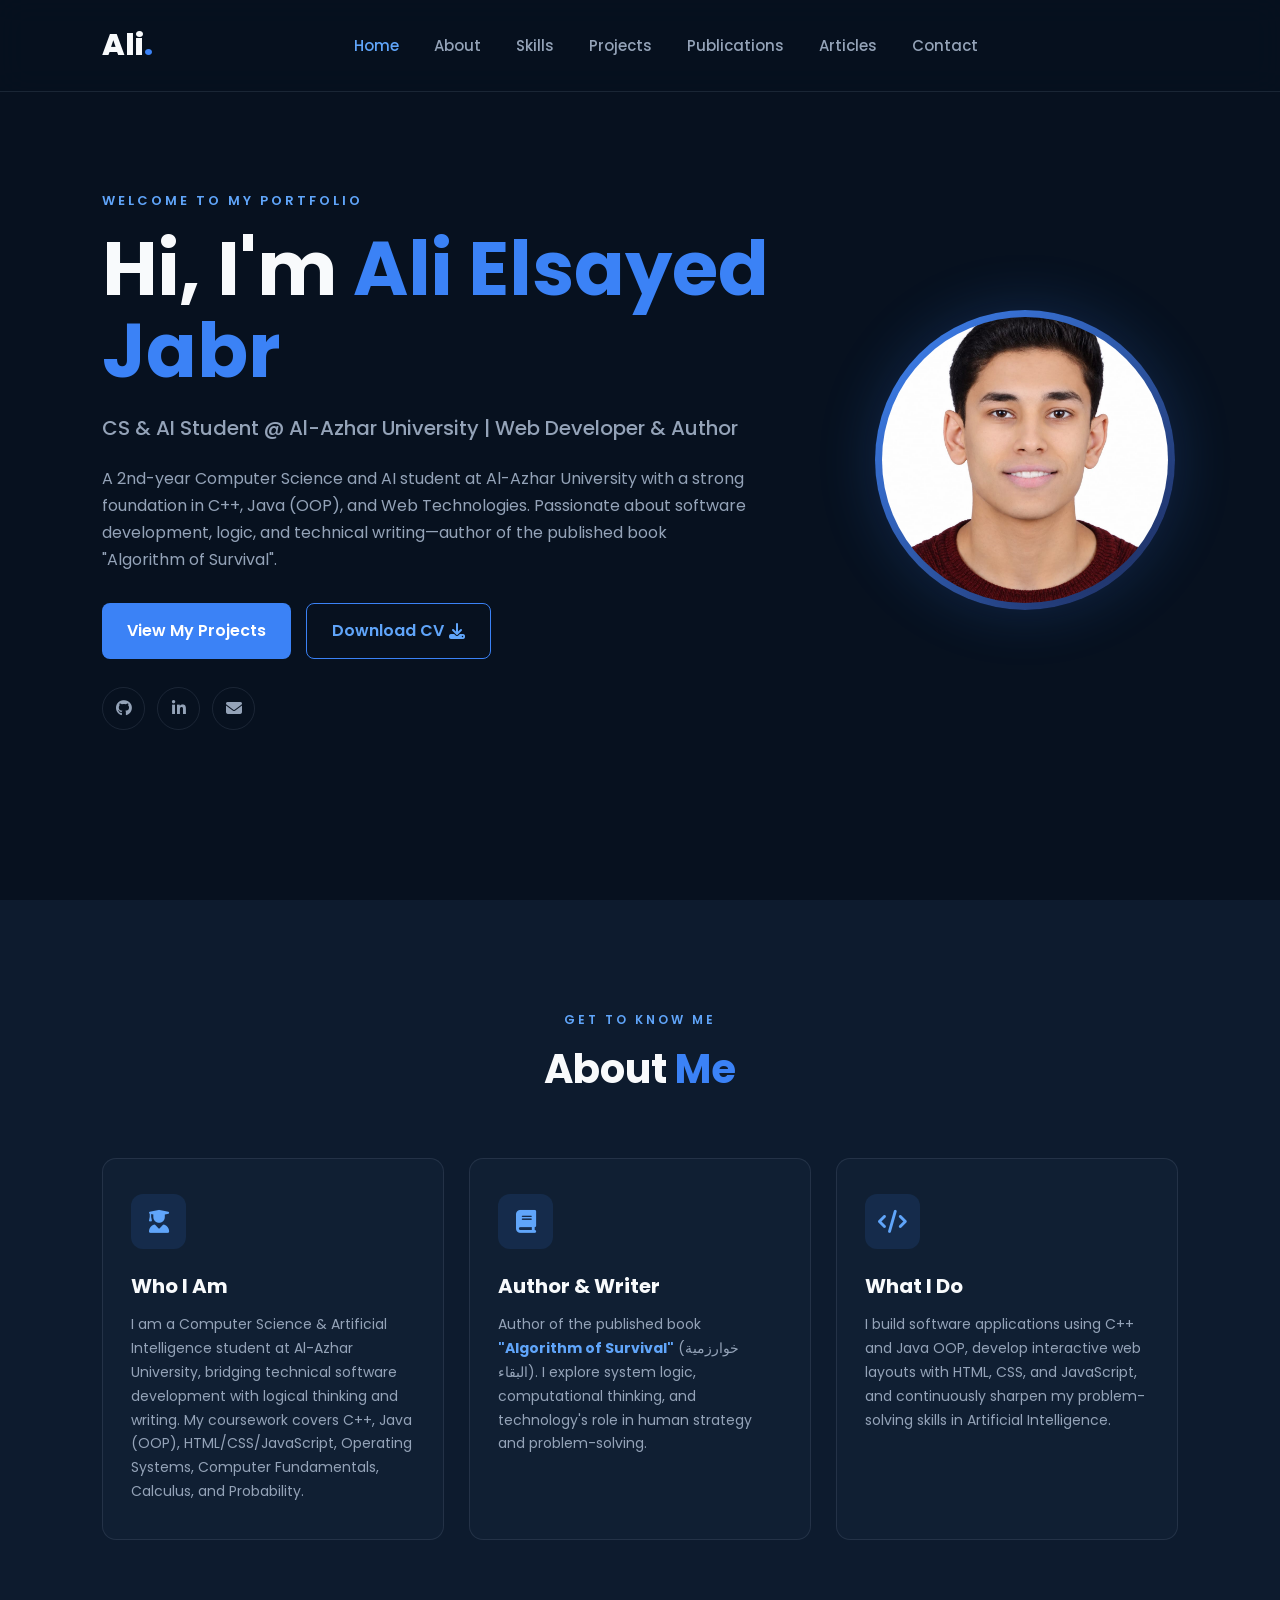
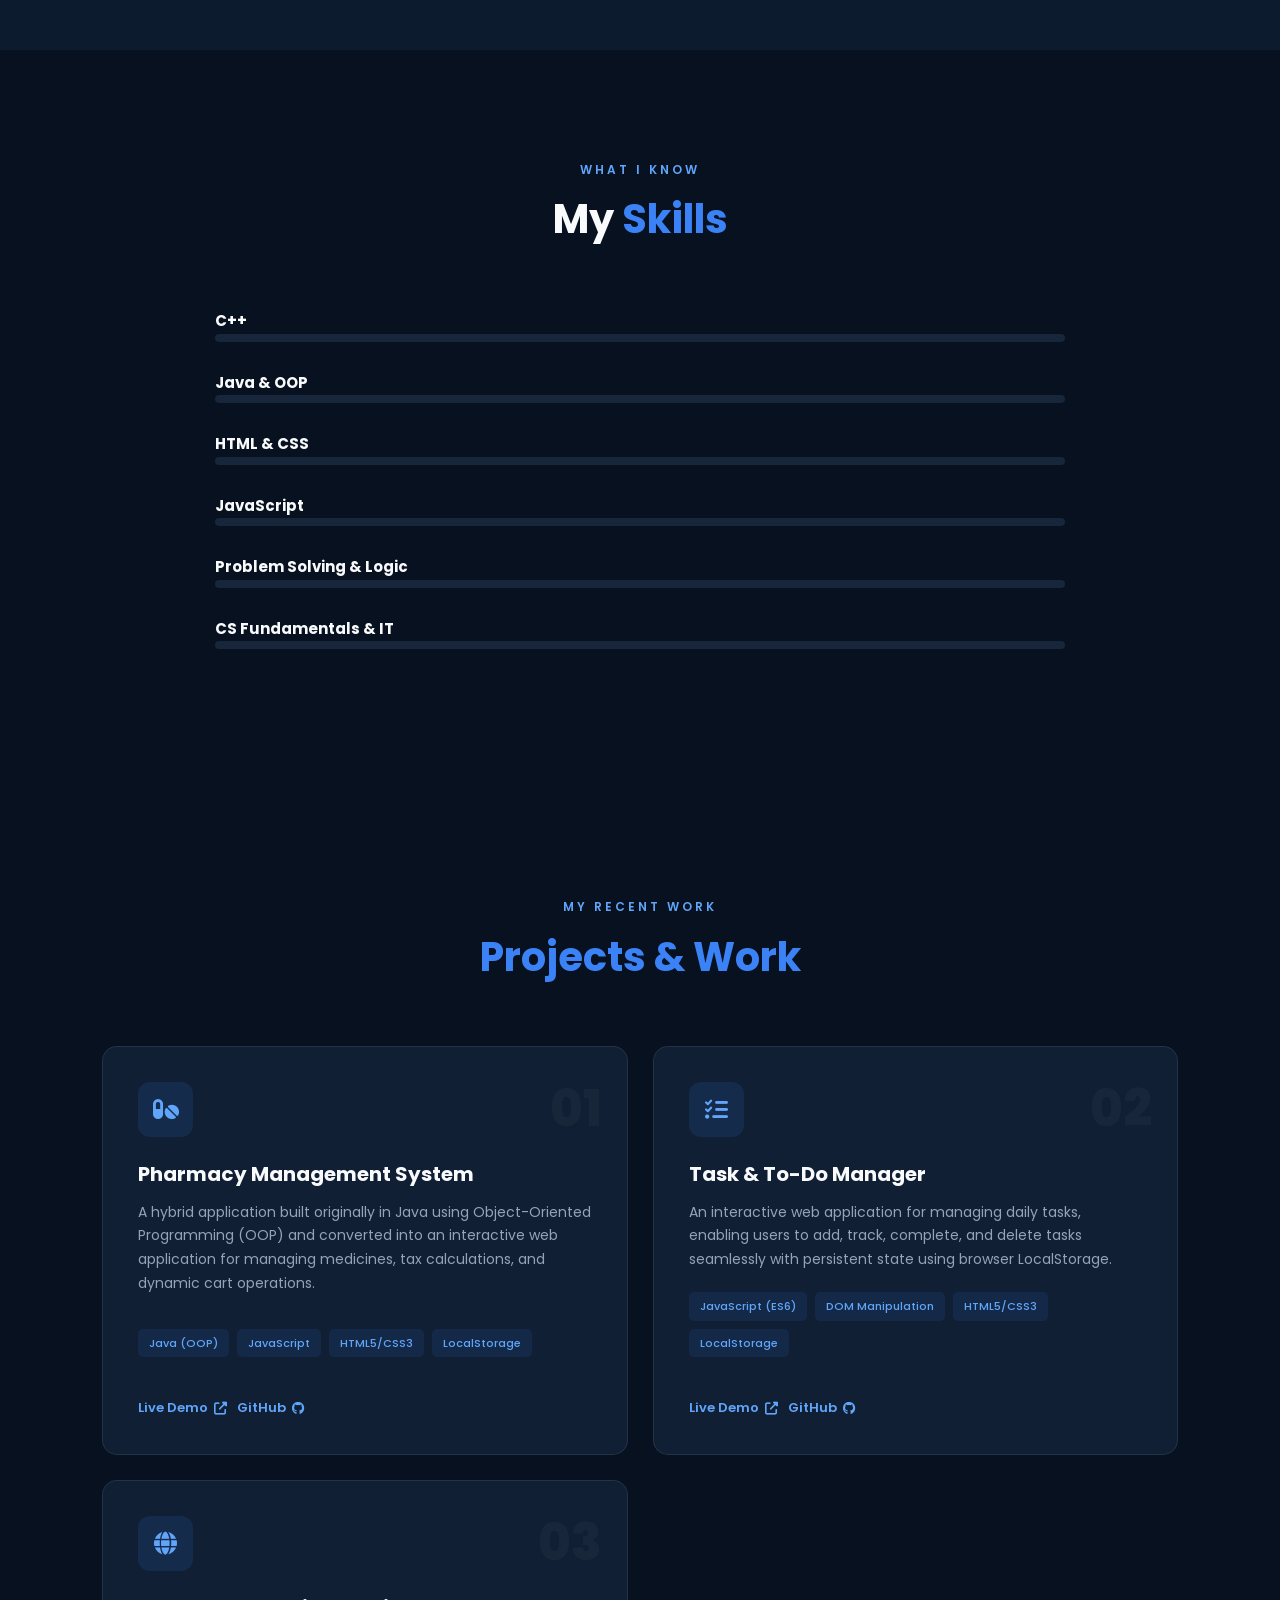
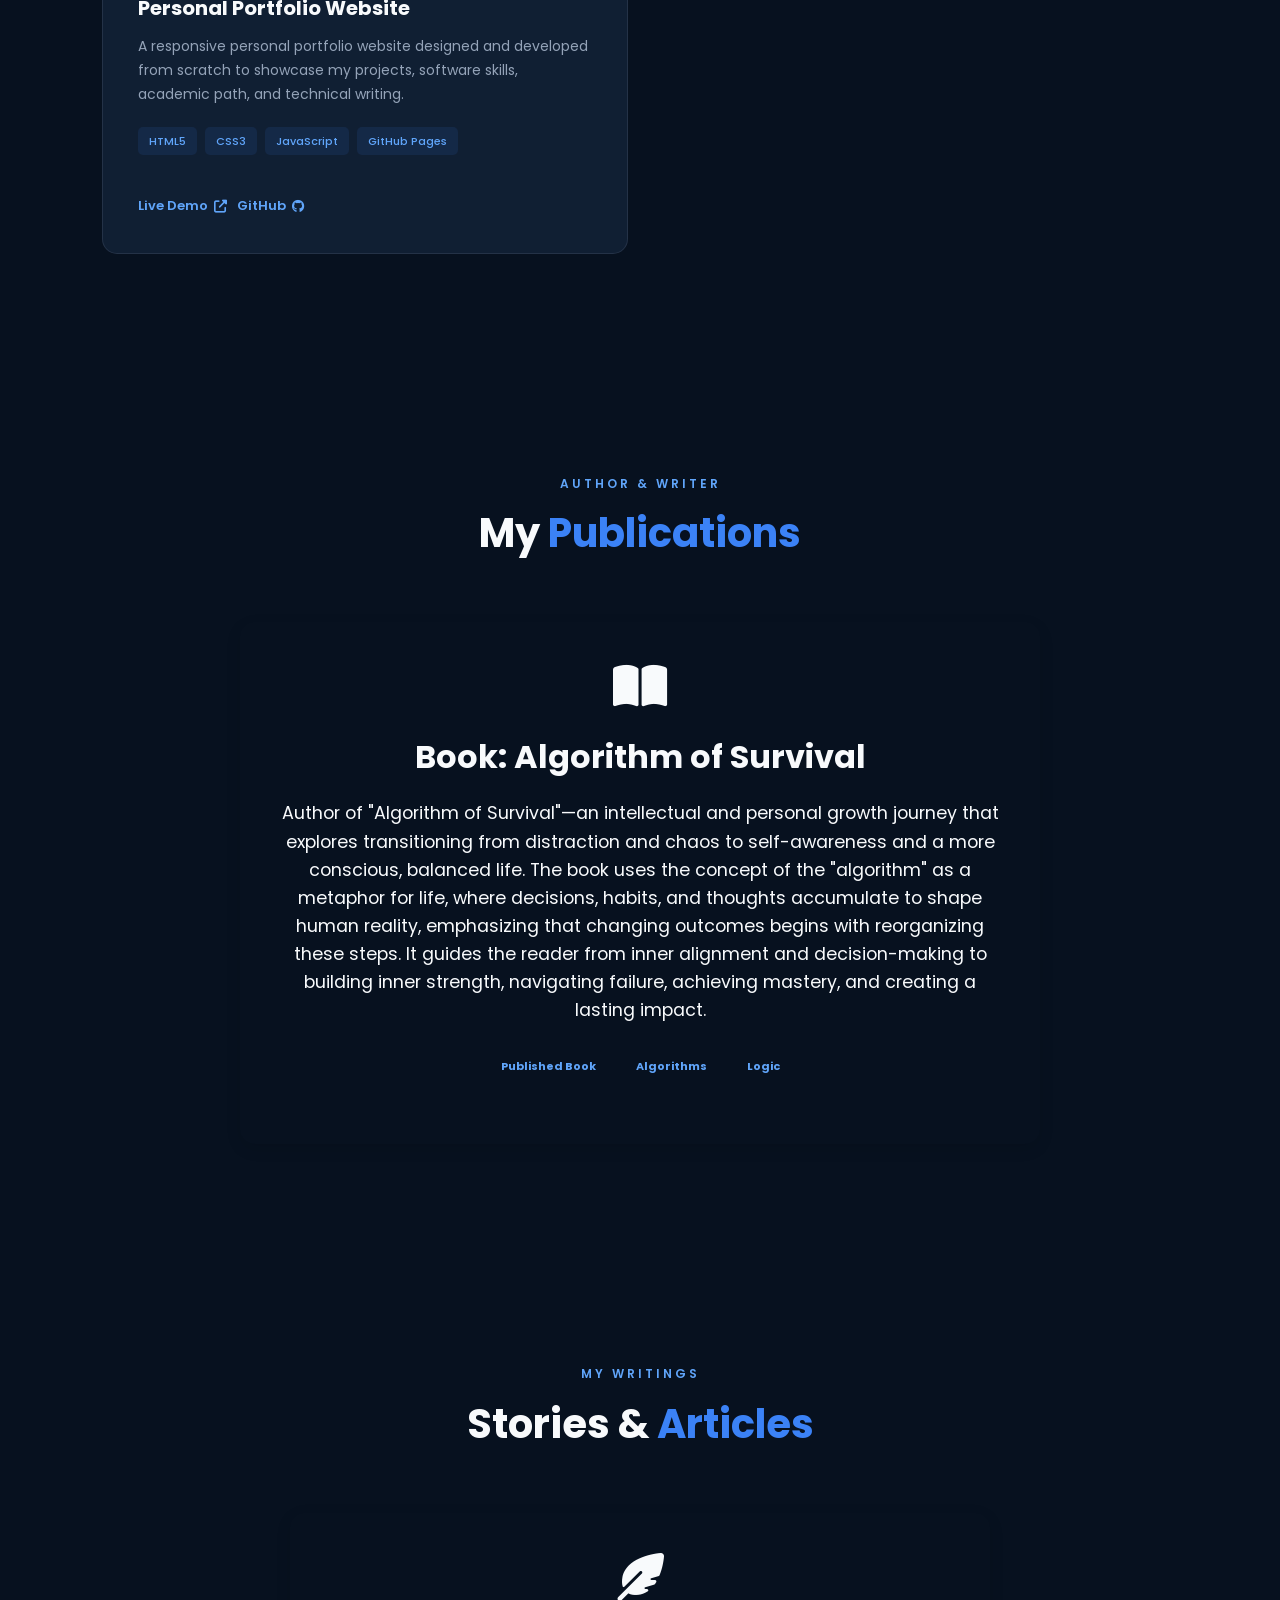
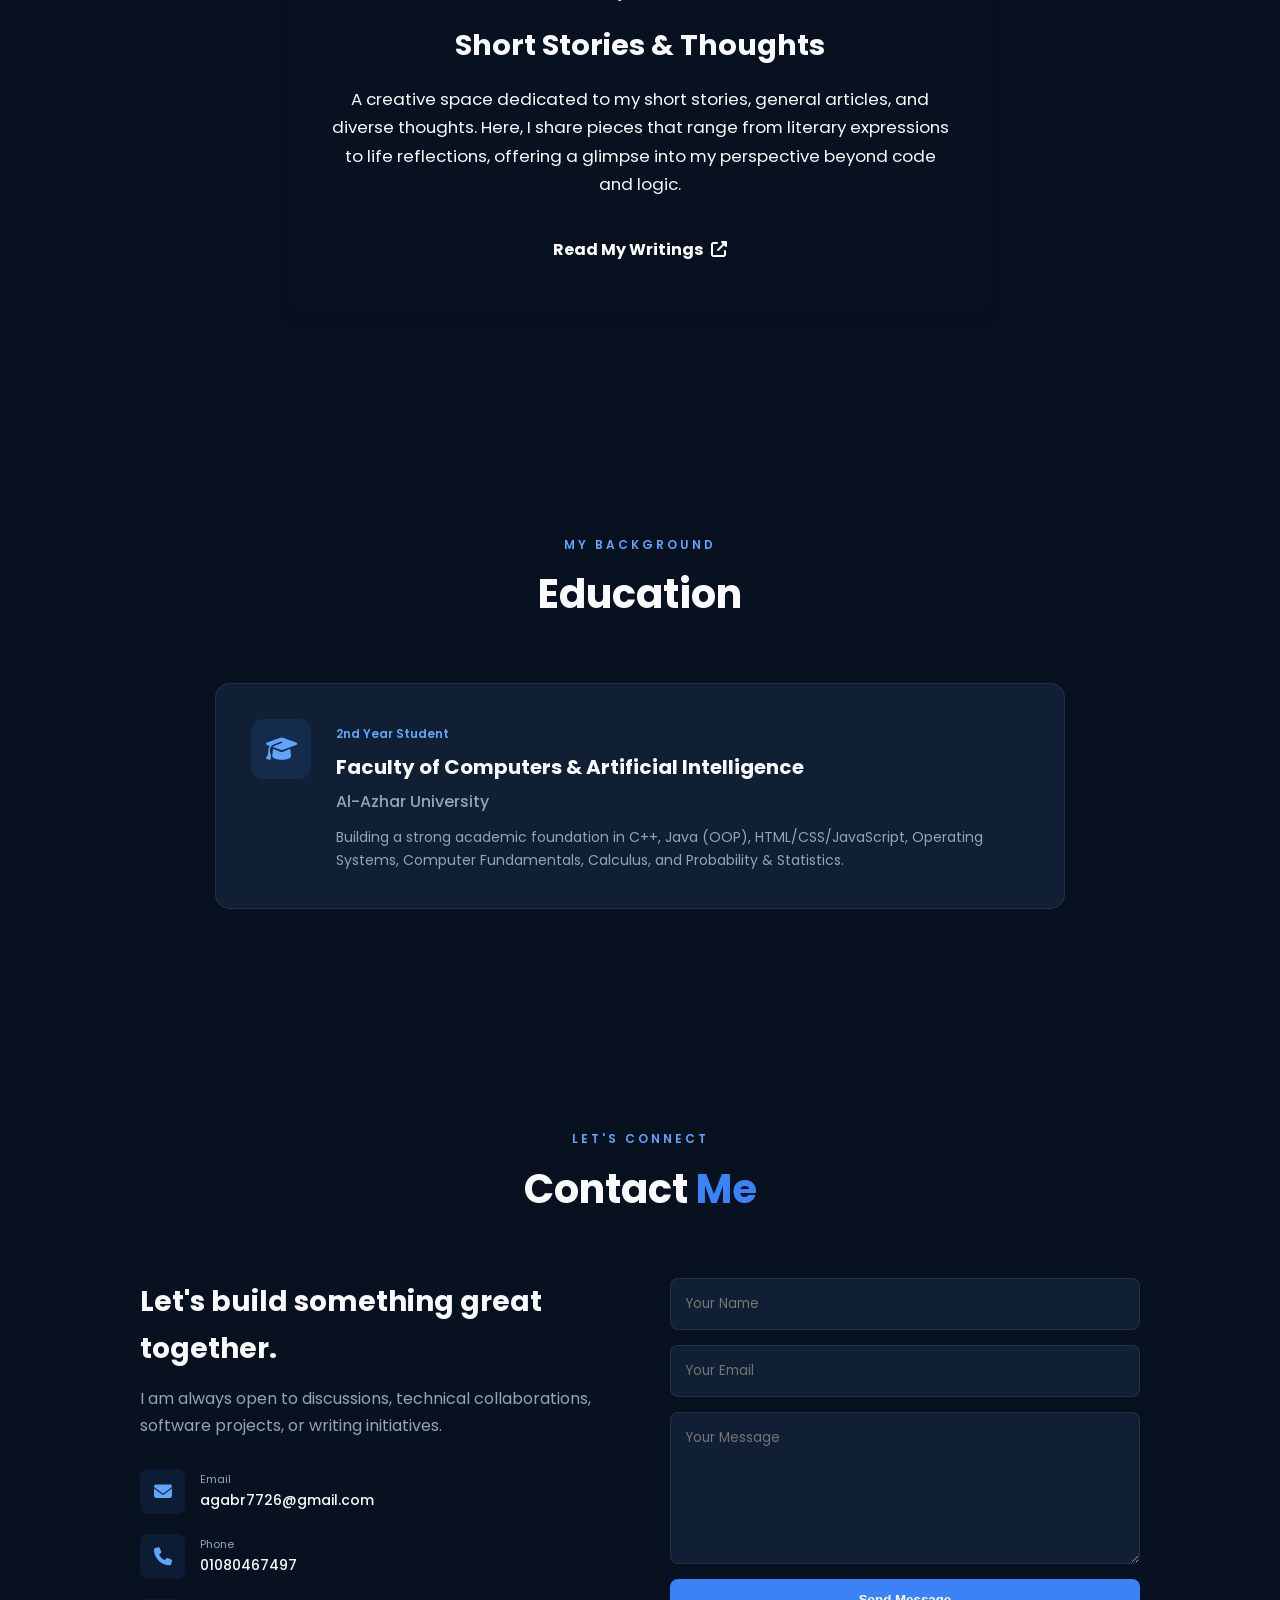
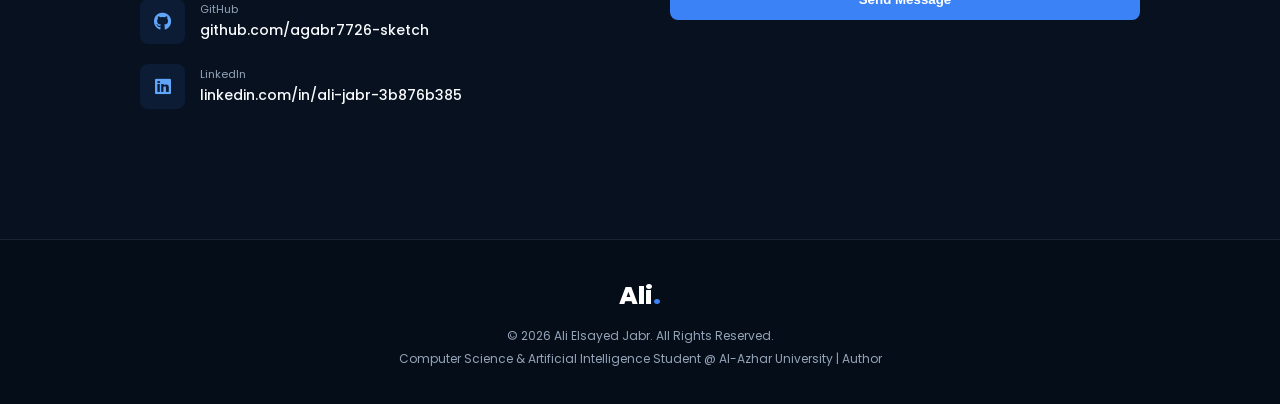
<file: index.html>
<!DOCTYPE html>
<html lang="en">
<head>
    <meta charset="UTF-8">
    <meta name="viewport" content="width=device-width, initial-scale=1.0">
    <title>Ali Elsayed Jabr | CS & AI Student & Author</title>
    <link rel="stylesheet" href="style.css">
    <link rel="stylesheet" href="https://cdnjs.cloudflare.com/ajax/libs/font-awesome/6.5.2/css/all.min.css">
    <link href="https://unpkg.com/aos@2.3.1/dist/aos.css" rel="stylesheet">
</head>

<body>

    <!-- ================= NAVBAR ================= -->
    <header class="header">
        <a href="#" class="logo">Ali<span>.</span></a>

        <nav class="navbar">
            <a href="#home" class="active">Home</a>
            <a href="#about">About</a>
            <a href="#skills">Skills</a>
            <a href="#projects">Projects</a> <!-- المشاريع بقت قبل المنشورات -->
            <a href="#publications">Publications</a>
            <a href="#articles">Articles</a>
            <a href="#contact">Contact</a>
        </nav>

        <div class="nav-right" style="display: flex; align-items: center; gap: 20px;">
            <!-- زرار الوضع الفاتح/الغامق (هياخد أيقونة شمس من الجافاسكريبت) -->
            <i class="fas" id="theme-toggle" style="cursor: pointer; font-size: 1.5rem; transition: 0.3s;"></i>
            
            <div class="menu-icon" id="menu-icon">
                <i class="fas fa-bars"></i>
            </div>
        </div>
    </header>


    <!-- ================= HOME ================= -->
    <section class="home" id="home">
        <div class="home-content" data-aos="fade-right">
            <p class="small-title">WELCOME TO MY PORTFOLIO</p>
            <h1>Hi, I'm <span>Ali Elsayed Jabr</span></h1>
            <h2>CS & AI Student @ Al-Azhar University | Web Developer & Author</h2>
            <p>
                A 2nd-year Computer Science and AI student at Al-Azhar University with a strong foundation in C++, Java (OOP), and Web Technologies. Passionate about software development, logic, and technical writing—author of the published book "Algorithm of Survival".
            </p>
            <div class="buttons">
                <a href="#projects" class="btn">View My Projects</a>
               <a href="cv.pdf" download class="btn btn-outline">
    Download CV <i class="fas fa-download" style="margin-left: 5px;"></i>
</a>
</a>

            </div>
            <div class="social-icons">
                <a href="https://github.com/agabr7726-sketch" target="_blank"><i class="fab fa-github"></i></a>
                <a href="https://www.linkedin.com/in/ali-jabr-3b876b385" target="_blank"><i class="fab fa-linkedin-in"></i></a>
                <a href="mailto:agabr7726@gmail.com"><i class="fas fa-envelope"></i></a>
            </div>
        </div>
        <div class="home-image" data-aos="fade-left" data-aos-delay="200">
            <div class="profile-circle">
                <img src="profile.jpeg" alt="Ali Elsayed Jabr">
            </div>
        </div>
    </section>

    <!-- ================= ABOUT ================= -->
    <section class="about section" id="about">
        <div class="section-title" data-aos="fade-up">
            <p>GET TO KNOW ME</p>
            <h2>About <span>Me</span></h2>
        </div>
        <div class="about-container">
            <div class="about-card" data-aos="zoom-in" data-aos-delay="100">
                <div class="icon"><i class="fas fa-user-graduate"></i></div>
                <h3>Who I Am</h3>
                <p>I am a Computer Science & Artificial Intelligence student at Al-Azhar University, bridging technical software development with logical thinking and writing. My coursework covers C++, Java (OOP), HTML/CSS/JavaScript, Operating Systems, Computer Fundamentals, Calculus, and Probability.</p>
            </div>
            <div class="about-card" data-aos="zoom-in" data-aos-delay="200">
                <div class="icon"><i class="fas fa-book"></i></div>
                <h3>Author & Writer</h3>
                <p>Author of the published book <strong>"Algorithm of Survival"</strong> (خوارزمية البقاء). I explore system logic, computational thinking, and technology's role in human strategy and problem-solving.</p>
            </div>
            <div class="about-card" data-aos="zoom-in" data-aos-delay="300">
                <div class="icon"><i class="fas fa-code"></i></div>
                <h3>What I Do</h3>
                <p>I build software applications using C++ and Java OOP, develop interactive web layouts with HTML, CSS, and JavaScript, and continuously sharpen my problem-solving skills in Artificial Intelligence.</p>
            </div>
        </div>
    </section>

    <!-- ================= SKILLS ================= -->
    <section class="skills section" id="skills">
        <div class="section-title" data-aos="fade-up">
            <p>WHAT I KNOW</p>
            <h2>My <span>Skills</span></h2>
        </div>
        <div class="skills-container">
            <div class="skill" data-aos="fade-up" data-aos-delay="100">
                <div class="skill-info"><h3>C++</h3></div>
                <div class="progress"><span style="width:85%"></span></div>
            </div>
            <div class="skill" data-aos="fade-up" data-aos-delay="150">
                <div class="skill-info"><h3>Java & OOP</h3></div>
                <div class="progress"><span style="width:85%"></span></div>
            </div>
            <div class="skill" data-aos="fade-up" data-aos-delay="200">
                <div class="skill-info"><h3>HTML & CSS</h3></div>
                <div class="progress"><span style="width:90%"></span></div>
            </div>
            <div class="skill" data-aos="fade-up" data-aos-delay="250">
                <div class="skill-info"><h3>JavaScript</h3></div>
                <div class="progress"><span style="width:75%"></span></div>
            </div>
            <div class="skill" data-aos="fade-up" data-aos-delay="300">
                <div class="skill-info"><h3>Problem Solving & Logic</h3></div>
                <div class="progress"><span style="width:80%"></span></div>
            </div>
            <div class="skill" data-aos="fade-up" data-aos-delay="350">
                <div class="skill-info"><h3>CS Fundamentals & IT</h3></div>
                <div class="progress"><span style="width:85%"></span></div>
            </div>
        </div>
    </section>

    <!-- ================= PROJECTS ================= -->
    <section class="projects section" id="projects" style="background-color: var(--second-bg-color);">
        <div class="section-title" data-aos="fade-up">
            <p>MY RECENT WORK</p>
            <h2><span>Projects & Work</span></h2>
        </div>
        <div class="projects-container">
            <div class="project-card" data-aos="fade-up" data-aos-delay="100">
                <div class="project-number">01</div>
                <div class="project-icon"><i class="fas fa-pills"></i></div>
                <h3>Pharmacy Management System</h3>
                <p>A hybrid application built originally in Java using Object-Oriented Programming (OOP) and converted into an interactive web application for managing medicines, tax calculations, and dynamic cart operations.</p>
                <div class="tags">
                    <span>Java (OOP)</span><span>JavaScript</span><span>HTML5/CSS3</span><span>LocalStorage</span>
                </div>
                <div class="project-links-group" style="display: flex; gap: 10px; margin-top: 15px;">
                    <a href="https://agabr7726-sketch.github.io/Pharmacy-Management-System/" target="_blank" class="project-link">Live Demo <i class="fas fa-external-link-alt"></i></a>
                    <a href="https://github.com/agabr7726-sketch/Pharmacy-Management-System" target="_blank" class="project-link">GitHub <i class="fab fa-github"></i></a>
                </div>
            </div>
            <div class="project-card" data-aos="fade-up" data-aos-delay="200">
                <div class="project-number">02</div>
                <div class="project-icon"><i class="fas fa-tasks"></i></div>
                <h3>Task & To-Do Manager</h3>
                <p>An interactive web application for managing daily tasks, enabling users to add, track, complete, and delete tasks seamlessly with persistent state using browser LocalStorage.</p>
                <div class="tags">
                    <span>JavaScript (ES6)</span><span>DOM Manipulation</span><span>HTML5/CSS3</span><span>LocalStorage</span>
                </div>
                <div class="project-links-group" style="display: flex; gap: 10px; margin-top: 15px;">
                    <a href="https://agabr7726-sketch.github.io/TODOLIST_WEB/" target="_blank" class="project-link">Live Demo <i class="fas fa-external-link-alt"></i></a>
                    <a href="https://github.com/agabr7726-sketch/TODOLIST_WEB" target="_blank" class="project-link">GitHub <i class="fab fa-github"></i></a>
                </div>
            </div>
            <div class="project-card" data-aos="fade-up" data-aos-delay="300">
                <div class="project-number">03</div>
                <div class="project-icon"><i class="fas fa-globe"></i></div>
                <h3>Personal Portfolio Website</h3>
                <p>A responsive personal portfolio website designed and developed from scratch to showcase my projects, software skills, academic path, and technical writing.</p>
                <div class="tags">
                    <span>HTML5</span><span>CSS3</span><span>JavaScript</span><span>GitHub Pages</span>
                </div>
                <div class="project-links-group" style="display: flex; gap: 10px; margin-top: 15px;">
                    <a href="https://agabr7726-sketch.github.io/portfolio/" target="_blank" class="project-link">Live Demo <i class="fas fa-external-link-alt"></i></a>
                    <a href="https://github.com/agabr7726-sketch/portfolio" target="_blank" class="project-link">GitHub <i class="fab fa-github"></i></a>
                </div>
            </div>
        </div>
    </section>

    <!-- ================= PUBLICATIONS ================= -->
    <section class="publications section" id="publications">
        <div class="section-title" data-aos="fade-up">
            <p>AUTHOR & WRITER</p>
            <h2>My <span>Publications</span></h2>
        </div>
        <div class="pub-container" data-aos="zoom-in" data-aos-delay="200" style="border: 2px solid var(--main-color); border-radius: 15px; padding: 40px; text-align: center; max-width: 800px; margin: 0 auto; box-shadow: 0 5px 15px rgba(0,0,0,0.1); background: var(--bg-color);">
            <i class="fas fa-book-open" style="font-size: 3rem; color: var(--main-color); margin-bottom: 20px;"></i>
            <h3 style="font-size: 2rem; margin-bottom: 15px;">Book: Algorithm of Survival</h3>
            <p style="font-size: 1.1rem; line-height: 1.6; margin-bottom: 25px; color: var(--text-color);">
                Author of "Algorithm of Survival"—an intellectual and personal growth journey that explores transitioning from distraction and chaos to self-awareness and a more conscious, balanced life. The book uses the concept of the "algorithm" as a metaphor for life, where decisions, habits, and thoughts accumulate to shape human reality, emphasizing that changing outcomes begins with reorganizing these steps. It guides the reader from inner alignment and decision-making to building inner strength, navigating failure, achieving mastery, and creating a lasting impact.
            </p>
            <div class="tags" style="display: flex; justify-content: center; gap: 10px; flex-wrap: wrap; margin-bottom: 20px;">
                <span style="background: var(--second-bg-color); padding: 8px 15px; border-radius: 5px; font-weight: bold;">Published Book</span>
                <span style="background: var(--second-bg-color); padding: 8px 15px; border-radius: 5px; font-weight: bold;">Algorithms</span>
                <span style="background: var(--second-bg-color); padding: 8px 15px; border-radius: 5px; font-weight: bold;">Logic</span>
            </div>
        </div>
    </section>

<!-- ================= ARTICLES / BLOG ================= -->
    <section class="articles section" id="articles" style="background-color: var(--second-bg-color);">
        <div class="section-title" data-aos="fade-up">
            <p>MY WRITINGS</p>
            <h2>Stories & <span>Articles</span></h2>
        </div>

        <div class="articles-container" style="display: flex; justify-content: center;">
            <!-- كارت واحد مجمع للقصص والمقالات -->
            <div class="article-card" data-aos="fade-up" data-aos-delay="100" style="background: var(--bg-color); padding: 40px; border-radius: 15px; box-shadow: 0 4px 15px rgba(0,0,0,0.1); border-top: 4px solid var(--main-color); max-width: 700px; text-align: center;">
                <i class="fas fa-feather-alt" style="font-size: 3rem; color: var(--main-color); margin-bottom: 20px;"></i>
                <h3 style="font-size: 1.8rem; margin-bottom: 15px;">Short Stories & Thoughts</h3>
                <p style="font-size: 1.05rem; line-height: 1.7; color: var(--text-color); margin-bottom: 25px;">
                    A creative space dedicated to my short stories, general articles, and diverse thoughts. Here, I share pieces that range from literary expressions to life reflections, offering a glimpse into my perspective beyond code and logic.
                </p>

                <!-- الزرار بعد ربطه بحسابك على Medium -->
                <a href="https://medium.com/@agabr7726" target="_blank" style="display: inline-block; padding: 12px 30px; background: var(--main-color); color: #fff; border-radius: 8px; text-decoration: none; font-weight: bold; transition: 0.3s;" onmouseover="this.style.opacity='0.8'" onmouseout="this.style.opacity='1'">Read My Writings <i class="fas fa-external-link-alt" style="margin-left: 5px;"></i></a>

            </div>
        </div>
    </section>
    <!-- ================= EDUCATION ================= -->
    <section class="education section" data-aos="fade-up">
        <div class="section-title">
            <p>MY BACKGROUND</p>
            <h2>Education</h2>
        </div>
        <div class="education-card">
            <div class="education-icon"><i class="fas fa-graduation-cap"></i></div>
            <div>
                <span class="date">2nd Year Student</span>
                <h3>Faculty of Computers & Artificial Intelligence</h3>
                <h4>Al-Azhar University</h4>
                <p>Building a strong academic foundation in C++, Java (OOP), HTML/CSS/JavaScript, Operating Systems, Computer Fundamentals, Calculus, and Probability & Statistics.</p>
            </div>
        </div>
    </section>

    <!-- ================= CONTACT ================= -->
    <section class="contact section" id="contact" style="background-color: var(--second-bg-color);">
        <div class="section-title" data-aos="fade-up">
            <p>LET'S CONNECT</p>
            <h2>Contact <span>Me</span></h2>
        </div>
        <div class="contact-container">
            <div class="contact-info" data-aos="fade-right">
                <h3>Let's build something great together.</h3>
                <p>I am always open to discussions, technical collaborations, software projects, or writing initiatives.</p>
                <div class="contact-item">
                    <i class="fas fa-envelope"></i>
                    <div>
                        <span>Email</span>
                        <p><a href="mailto:agabr7726@gmail.com">agabr7726@gmail.com</a></p>
                    </div>
                </div>
                <div class="contact-item">
                    <i class="fas fa-phone"></i>
                    <div>
                        <span>Phone</span>
                        <p><a href="tel:01080467497">01080467497</a></p>
                    </div>
                </div>
                <div class="contact-item">
                    <i class="fab fa-github"></i>
                    <div>
                        <span>GitHub</span>
                        <p><a href="https://github.com/agabr7726-sketch" target="_blank">github.com/agabr7726-sketch</a></p>
                    </div>
                </div>
                <div class="contact-item">
                    <i class="fab fa-linkedin"></i>
                    <div>
                        <span>LinkedIn</span>
                        <p><a href="https://www.linkedin.com/in/ali-jabr-3b876b385" target="_blank">linkedin.com/in/ali-jabr-3b876b385</a></p>
                    </div>
                </div>
            </div>

            <!-- لا تنسى تحط لينك الـ Formspree بتاعك مكان YOUR_FORM_ID -->
            <form action="https://formspree.io/f/YOUR_FORM_ID" method="POST" class="contact-form" id="contact-form" data-aos="fade-left">
                <input type="text" name="name" placeholder="Your Name" required>
                <input type="email" name="email" placeholder="Your Email" required>
                <textarea name="message" rows="6" placeholder="Your Message" required></textarea>
                <button type="submit" class="btn">Send Message</button>
            </form>
        </div>
    </section>

    <!-- ================= FOOTER ================= -->
    <footer>
        <div class="footer-logo">Ali<span>.</span></div>
        <p>© 2026 Ali Elsayed Jabr. All Rights Reserved.</p>
        <p>Computer Science & Artificial Intelligence Student @ Al-Azhar University | Author</p>
    </footer>

    <!-- سكريبت الأنيميشن AOS -->
    <script src="https://unpkg.com/aos@2.3.1/dist/aos.js"></script>
    <script>
        AOS.init({
            duration: 800,
            offset: 100,
            once: true
        });
    </script>
    <script src="script.js"></script>
</body>
</html>
</file>
<file: style.css>
@import url('https://fonts.googleapis.com/css2?family=Poppins:wght@300;400;500;600;700;800&display=swap');

* {
    margin: 0;
    padding: 0;
    box-sizing: border-box;
    text-decoration: none;
    border: none;
    outline: none;
    scroll-behavior: smooth;
}

:root {
    --bg: #07111f;
    --bg-light: #0d1b2e;
    --card: #101f33;
    --blue: #3b82f6;
    --blue-light: #60a5fa;
    --text: #f8fafc;
    --muted: #94a3b8;
    --border: rgba(148,163,184,.15);
}

body {
    font-family: 'Poppins', sans-serif;
    background: var(--bg);
    color: var(--text);
    line-height: 1.7;
}

/* ================= HEADER & NAVBAR ================= */

.header {
    position: fixed;
    top: 0;
    left: 0;
    width: 100%;
    padding: 20px 8%;
    display: flex;
    align-items: center;
    justify-content: space-between;
    background: rgba(7,17,31,.85);
    backdrop-filter: blur(15px);
    border-bottom: 1px solid var(--border);
    z-index: 1000;
}

.logo {
    font-size: 30px;
    font-weight: 800;
    color: var(--text);
    transition: .3s;
}

.logo span,
h1 span,
h2 span,
footer span {
    color: var(--blue);
}

.navbar {
    display: flex;
    gap: 35px;
}

.navbar a {
    color: var(--muted);
    font-size: 15px;
    font-weight: 500;
    transition: .3s;
}

.navbar a:hover,
.navbar a.active {
    color: var(--blue-light);
}

.menu-icon {
    display: none;
    font-size: 25px;
    color: var(--text);
    cursor: pointer;
}

/* ================= SECTIONS GLOBAL ================= */

section {
    padding: 110px 8%;
}

.section-title {
    text-align: center;
    margin-bottom: 55px;
}

.section-title p {
    color: var(--blue-light);
    font-size: 12px;
    letter-spacing: 3px;
    font-weight: 600;
}

.section-title h2 {
    font-size: 40px;
    margin-top: 5px;
}

/* ================= HOME SECTION ================= */

.home {
    min-height: 100vh;
    display: flex;
    align-items: center;
    justify-content: space-between;
    gap: 50px;
    padding-top: 130px;
}

.home-content {
    max-width: 720px;
}

.small-title {
    color: var(--blue-light);
    font-size: 13px;
    font-weight: 600;
    letter-spacing: 3px;
    margin-bottom: 15px;
}

.home h1 {
    font-size: clamp(40px, 6vw, 75px);
    line-height: 1.1;
    margin-bottom: 18px;
}

.home h2 {
    color: var(--muted);
    font-size: 20px;
    font-weight: 500;
    margin-bottom: 20px;
}

.home p:not(.small-title) {
    color: var(--muted);
    max-width: 650px;
    font-size: 16px;
}
.profile-circle {
    overflow: hidden;
    display: flex;
    justify-content: center;
    align-items: center;
}

.profile-circle img {
    width: 100%;
    height: 100%;
    object-fit: cover;
    border-radius: 50%;
}

/* Buttons */

.buttons {
    display: flex;
    gap: 15px;
    margin-top: 30px;
}

.btn {
    display: inline-flex;
    align-items: center;
    justify-content: center;
    padding: 13px 25px;
    border-radius: 8px;
    background: var(--blue);
    color: white;
    font-weight: 600;
    transition: .3s;
    cursor: pointer;
}

.btn:hover {
    transform: translateY(-3px);
    box-shadow: 0 10px 30px rgba(59,130,246,.3);
    color: white;
}

.btn-outline {
    background: transparent;
    border: 1px solid var(--blue);
    color: var(--blue-light);
}

.btn-outline:hover {
    background: rgba(59, 130, 246, 0.1);
    color: white;
}

/* Social Icons Links */

.social-icons {
    display: flex;
    gap: 12px;
    margin-top: 28px;
}

.social-icons a {
    width: 43px;
    height: 43px;
    display: flex;
    align-items: center;
    justify-content: center;
    border: 1px solid var(--border);
    border-radius: 50%;
    color: var(--muted);
    transition: .3s;
}

.social-icons a:hover {
    color: white;
    background: var(--blue);
    border-color: var(--blue);
    transform: translateY(-4px);
    box-shadow: 0 5px 15px rgba(59, 130, 246, 0.3);
}

/* Profile Visual */

.home-image {
    width: 350px;
    height: 350px;
    display: flex;
    align-items: center;
    justify-content: center;
}

.profile-circle {
    width: 300px;
    height: 300px;
    border-radius: 50%;
    background:
        radial-gradient(circle at center, #132a46 0 55%, transparent 56%),
        linear-gradient(135deg, var(--blue), #172554);
    padding: 7px;
    box-shadow:
        0 0 60px rgba(59,130,246,.2),
        inset 0 0 40px rgba(255,255,255,.05);
    animation: floating 4s ease-in-out infinite;
}

.profile-text {
    height: 100%;
    border-radius: 50%;
    background: var(--bg-light);
    display: flex;
    align-items: center;
    justify-content: center;
    flex-direction: column;
}

.profile-text span {
    font-size: 55px;
    font-weight: 800;
    color: var(--blue-light);
}

.profile-text strong {
    color: var(--muted);
    letter-spacing: 3px;
    font-size: 13px;
}

@keyframes floating {
    0%, 100% {
        transform: translateY(0);
    }
    50% {
        transform: translateY(-15px);
    }
}

/* ================= ABOUT SECTION ================= */

.about {
    background: var(--bg-light);
}

.about-container {
    display: grid;
    grid-template-columns: repeat(3, 1fr);
    gap: 25px;
}

.about-card {
    background: var(--card);
    border: 1px solid var(--border);
    padding: 35px 28px;
    border-radius: 14px;
    transition: .3s;
}

.about-card:hover {
    transform: translateY(-8px);
    border-color: rgba(59,130,246,.5);
}

.icon,
.project-icon {
    width: 55px;
    height: 55px;
    display: flex;
    align-items: center;
    justify-content: center;
    border-radius: 12px;
    background: rgba(59,130,246,.12);
    color: var(--blue-light);
    font-size: 23px;
    margin-bottom: 20px;
}

.about-card h3 {
    font-size: 20px;
    margin-bottom: 10px;
}

.about-card p {
    color: var(--muted);
    font-size: 14px;
}

.about-card p strong {
    color: var(--blue-light);
}

/* ================= SKILLS SECTION ================= */

.skills-container {
    max-width: 850px;
    margin: auto;
}

.skill {
    margin-bottom: 28px;
}


.skill-info h3 {
    font-size: 15px;
}

.skill-info span {
    color: var(--blue-light);
    font-weight: 600;
}

.progress {
    height: 8px;
    background: #17263b;
    border-radius: 20px;
    overflow: hidden;
}


/* ================= PROJECTS SECTION ================= */

.projects {
    background: var(--bg-light);
}

.projects-container {
    display: grid;
    grid-template-columns: repeat(2, 1fr);
    gap: 25px;
}

.project-card {
    position: relative;
    background: var(--card);
    border: 1px solid var(--border);
    padding: 35px;
    border-radius: 15px;
    transition: .3s;
    display: flex;
    flex-direction: column;
}

.project-card:hover {
    transform: translateY(-7px);
    border-color: rgba(59,130,246,.5);
}

.project-number {
    position: absolute;
    right: 25px;
    top: 20px;
    font-size: 50px;
    font-weight: 800;
    color: rgba(255,255,255,.035);
}

.project-card h3 {
    font-size: 20px;
    margin-bottom: 10px;
}

.project-card p {
    color: var(--muted);
    font-size: 14px;
    margin-bottom: 20px;
    flex-grow: 1;
}

.tags {
    display: flex;
    flex-wrap: wrap;
    gap: 8px;
    margin-bottom: 25px;
}

.tags span {
    background: rgba(59,130,246,.1);
    color: var(--blue-light);
    padding: 5px 11px;
    border-radius: 5px;
    font-size: 11px;
    font-weight: 500;
}

/* Project Links */

.project-link {
    color: var(--blue-light);
    font-size: 13px;
    font-weight: 600;
    display: inline-flex;
    align-items: center;
    gap: 6px;
    transition: .3s;
}

.project-link i {
    transition: transform .3s;
}

.project-link:hover {
    color: var(--text);
}

.project-link:hover i {
    transform: translateX(5px);
}

/* ================= EDUCATION SECTION ================= */

.education-card {
    max-width: 850px;
    margin: auto;
    padding: 35px;
    display: flex;
    gap: 25px;
    background: var(--card);
    border: 1px solid var(--border);
    border-radius: 15px;
}

.education-icon {
    min-width: 60px;
    height: 60px;
    border-radius: 12px;
    display: flex;
    align-items: center;
    justify-content: center;
    background: rgba(59,130,246,.12);
    color: var(--blue-light);
    font-size: 25px;
}

.date {
    color: var(--blue-light);
    font-size: 12px;
    font-weight: 600;
}

.education-card h3 {
    margin: 4px 0;
    font-size: 20px;
}

.education-card h4 {
    color: var(--muted);
    font-weight: 500;
    margin-bottom: 10px;
}

.education-card p {
    color: var(--muted);
    font-size: 14px;
}

/* ================= CONTACT SECTION ================= */

.contact {
    background: var(--bg-light);
}

.contact-container {
    display: grid;
    grid-template-columns: 1fr 1fr;
    gap: 60px;
    max-width: 1000px;
    margin: auto;
}

.contact-info h3 {
    font-size: 28px;
    margin-bottom: 12px;
}

.contact-info > p {
    color: var(--muted);
    margin-bottom: 30px;
}

.contact-item {
    display: flex;
    gap: 15px;
    align-items: center;
    margin-bottom: 20px;
}

.contact-item > i {
    width: 45px;
    height: 45px;
    display: flex;
    align-items: center;
    justify-content: center;
    background: rgba(59,130,246,.1);
    color: var(--blue-light);
    border-radius: 8px;
    font-size: 18px;
}

.contact-item span {
    color: var(--muted);
    font-size: 11px;
    display: block;
}

/* Contact Links Fixes */

.contact-item p {
    font-size: 14px;
}

.contact-item p a {
    color: var(--text);
    font-weight: 500;
    transition: .3s;
}

.contact-item p a:hover {
    color: var(--blue-light);
    text-decoration: underline;
}

/* Form Styles */

.contact-form {
    display: flex;
    flex-direction: column;
    gap: 15px;
}

.contact-form input,
.contact-form textarea {
    width: 100%;
    background: var(--card);
    border: 1px solid var(--border);
    color: white;
    padding: 15px;
    border-radius: 8px;
    font-family: inherit;
    resize: vertical;
    transition: .3s;
}

.contact-form input:focus,
.contact-form textarea:focus {
    border-color: var(--blue);
    box-shadow: 0 0 10px rgba(59, 130, 246, 0.2);
}

/* ================= FOOTER ================= */

footer {
    text-align: center;
    padding: 35px 20px;
    background: #050d18;
    color: var(--muted);
    font-size: 12px;
    border-top: 1px solid var(--border);
}

.footer-logo {
    font-size: 25px;
    font-weight: 800;
    color: white;
    margin-bottom: 8px;
}

footer p {
    margin-top: 3px;
}

/* ================= MOBILE RESPONSIVE ================= */

@media (max-width: 900px) {

    .navbar {
        position: absolute;
        top: 80px;
        right: -100%;
        width: 250px;
        flex-direction: column;
        background: var(--card);
        padding: 25px;
        border-radius: 10px;
        border: 1px solid var(--border);
        transition: .3s;
    }

    .navbar.show {
        right: 5%;
    }

    .menu-icon {
        display: block;
    }

    .home {
        flex-direction: column-reverse;
        text-align: center;
    }

    .home-content {
        display: flex;
        flex-direction: column;
        align-items: center;
    }

    .home-image {
        width: 280px;
        height: 280px;
    }

    .profile-circle {
        width: 240px;
        height: 240px;
    }

    .profile-text span {
        font-size: 43px;
    }

    .about-container,
    .projects-container,
    .contact-container {
        grid-template-columns: 1fr;
    }
}

@media (max-width: 500px) {

    section {
        padding: 90px 5%;
    }

    .header {
        padding: 18px 5%;
    }

    .home h1 {
        font-size: 38px;
    }

    .home h2 {
        font-size: 17px;
    }

    .buttons {
        flex-direction: column;
        width: 100%;
    }

    .btn {
        width: 100%;
    }

    .section-title h2 {
        font-size: 32px;
    }

    .education-card {
        flex-direction: column;
    }
}
</file>
